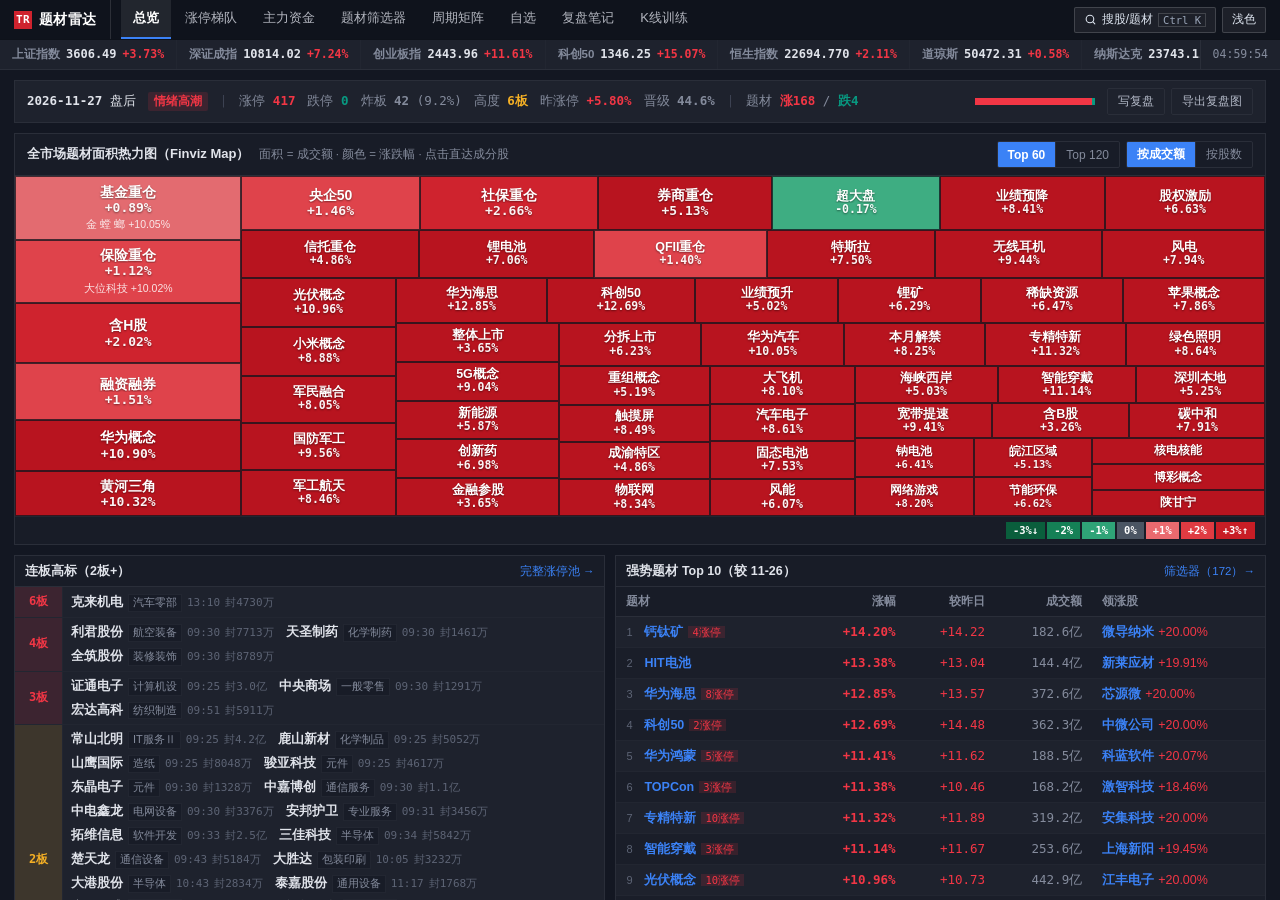
<file: site/index.html>
<!doctype html>
<html lang="zh-CN">
  <head>
    <meta charset="UTF-8" />
    <meta name="viewport" content="width=device-width, initial-scale=1.0, viewport-fit=cover" />
    <title>题材雷达 · 复盘工作台</title>
    <script type="module" crossorigin src="./assets/index-rDvF-MMZ.js"></script>
    <link rel="stylesheet" crossorigin href="./assets/index-BCDX8PZV.css">
  </head>
  <body>
    <div id="app"></div>
  </body>
</html>
</file>
<file: site/assets/index-BCDX8PZV.css>
.kpop[data-v-55f7fe6b]{position:fixed;top:0;right:0;bottom:0;left:0;background:#000000bd;-webkit-backdrop-filter:blur(6px);backdrop-filter:blur(6px);display:flex;align-items:center;justify-content:center;z-index:70;padding:14px}.kpop-in[data-v-55f7fe6b]{background:var(--panel);border:1px solid var(--line-bright);padding:18px 20px;width:min(720px,100%);box-shadow:0 24px 64px #000000bf}.kp-head[data-v-55f7fe6b]{display:flex;align-items:center;justify-content:space-between;gap:10px;flex-wrap:wrap;padding-bottom:12px;border-bottom:1px solid var(--line)}.kp-id[data-v-55f7fe6b]{display:flex;align-items:center;gap:10px}.kp-id b[data-v-55f7fe6b]{font-size:18px}.kp-ops[data-v-55f7fe6b]{display:flex;align-items:center;gap:8px}.sm-tabs button[data-v-55f7fe6b]{padding:4px 10px;font-size:12px}.kp-bar[data-v-55f7fe6b]{display:flex;gap:12px;flex-wrap:wrap;align-items:baseline;margin-top:10px;font-size:12.5px;color:var(--dim)}.kp-bar .dt[data-v-55f7fe6b]{color:var(--txt);font-weight:600}.kp-bar b[data-v-55f7fe6b]{font-weight:600;color:var(--txt)}.kp-bar b.up[data-v-55f7fe6b]{color:var(--up)}.kp-bar b.down[data-v-55f7fe6b]{color:var(--down)}.kp-bar .vol[data-v-55f7fe6b]{margin-left:auto}.ma-bar[data-v-55f7fe6b]{display:flex;gap:14px;margin-top:4px;font-size:11.5px}.ma5[data-v-55f7fe6b]{color:#f5b025}.ma10[data-v-55f7fe6b]{color:#a879ff}.ma20[data-v-55f7fe6b]{color:#3da5ff}.kchart[data-v-55f7fe6b]{width:100%;height:280px;display:block;margin:10px 0 8px}.kp-foot[data-v-55f7fe6b]{display:flex;justify-content:space-between;color:var(--dim2);font-size:11.5px}.fade-enter-active[data-v-55f7fe6b],.fade-leave-active[data-v-55f7fe6b]{transition:opacity .15s}.fade-enter-from[data-v-55f7fe6b],.fade-leave-to[data-v-55f7fe6b]{opacity:0}@media(max-width:640px){.kpop-in[data-v-55f7fe6b]{padding:14px}.kchart[data-v-55f7fe6b]{height:220px}.kp-bar .vol[data-v-55f7fe6b]{margin-left:0}}.gs-mask[data-v-dd05d25a]{position:fixed;top:0;right:0;bottom:0;left:0;background:#000000b8;-webkit-backdrop-filter:blur(6px);backdrop-filter:blur(6px);z-index:80;display:flex;align-items:flex-start;justify-content:center;padding:10vh 14px 20px}.gs-box[data-v-dd05d25a]{width:min(580px,100%);background:var(--panel);border:1px solid var(--line-bright);box-shadow:0 24px 64px #000000bf;overflow:hidden}.gs-input-row[data-v-dd05d25a]{display:flex;align-items:center;gap:10px;padding:12px 14px;border-bottom:1px solid var(--line);background:var(--bg-elev)}.gs-ico[data-v-dd05d25a]{width:17px;height:17px;color:var(--amber);flex:0 0 17px}.gs-input-row input[data-v-dd05d25a]{flex:1;background:transparent;border:0;color:var(--txt);font-size:15px;outline:none}.gs-esc[data-v-dd05d25a]{font-size:11px;color:var(--dim2);border:1px solid var(--line);padding:1px 6px}.gs-body[data-v-dd05d25a]{max-height:60vh;overflow-y:auto}.gs-sec[data-v-dd05d25a]{padding:6px 0;border-bottom:1px solid var(--line2)}.gs-sec[data-v-dd05d25a]:last-child{border-bottom:0}.gs-lbl[data-v-dd05d25a]{padding:4px 14px;font-size:11px;color:var(--dim2)}.gs-item[data-v-dd05d25a]{display:flex;align-items:center;gap:8px;padding:9px 14px;cursor:pointer;font-size:14px;transition:background .1s}.gs-item[data-v-dd05d25a]:hover{background:var(--panel-hover)}.gs-tag[data-v-dd05d25a]{font-size:10.5px;padding:1px 5px;font-weight:600}.gs-tag.th[data-v-dd05d25a]{color:var(--amber);background:var(--amber-dim)}.gs-tag.st[data-v-dd05d25a]{color:#3da5ff;background:#3da5ff24}.gs-cd[data-v-dd05d25a]{font-size:12px;color:var(--dim)}.gs-sub[data-v-dd05d25a]{font-size:12px;color:var(--dim2)}.gs-pct[data-v-dd05d25a]{margin-left:auto;font-size:13px;font-weight:600}.gs-empty[data-v-dd05d25a]{padding:32px 16px;text-align:center;color:var(--dim2);font-size:13px}.fade-enter-active[data-v-dd05d25a],.fade-leave-active[data-v-dd05d25a]{transition:opacity .14s}.fade-enter-from[data-v-dd05d25a],.fade-leave-to[data-v-dd05d25a]{opacity:0}.tm-wrap[data-v-09e903b8]{border:1px solid var(--line);background:var(--panel)}.tm-hd[data-v-09e903b8]{display:flex;align-items:center;gap:10px;flex-wrap:wrap;padding:7px 12px;border-bottom:1px solid var(--line);background:var(--bg-elev)}.tm-hd b[data-v-09e903b8]{font-size:13px;color:var(--txt)}.tm-sub[data-v-09e903b8]{font-size:11.5px;color:var(--dim)}.tm-ctrl[data-v-09e903b8]{margin-left:auto;display:flex;gap:6px}.tm-stage[data-v-09e903b8]{position:relative;width:100%;height:340px;background:#1a1e26;overflow:hidden;-webkit-user-select:none;user-select:none}.tm-tile[data-v-09e903b8]{position:absolute;border:1px solid rgba(15,20,28,.75);display:flex;align-items:center;justify-content:center;cursor:pointer;overflow:hidden;text-align:center;color:#fff;padding:2px;transition:filter .1s}.tm-tile[data-v-09e903b8]:hover{filter:brightness(1.14);z-index:3;border-color:#fff}.tm-in[data-v-09e903b8]{width:100%;overflow:hidden}.tm-nm[data-v-09e903b8]{font-weight:700;line-height:1.15;white-space:nowrap;overflow:hidden;text-overflow:ellipsis;text-shadow:0 1px 2px rgba(0,0,0,.45)}.tm-pct[data-v-09e903b8]{font-weight:600;opacity:.95;line-height:1.2;text-shadow:0 1px 2px rgba(0,0,0,.45)}.tm-lead[data-v-09e903b8]{font-size:10.5px;opacity:.85;margin-top:2px;white-space:nowrap;overflow:hidden;text-overflow:ellipsis}.tm-tip[data-v-09e903b8]{position:absolute;z-index:20;pointer-events:none;width:188px;background:var(--panel);color:var(--txt);border:1px solid var(--line-bright);padding:8px 10px;box-shadow:0 6px 20px #00000047;font-size:11.5px}.tt-hd[data-v-09e903b8]{display:flex;justify-content:space-between;align-items:baseline;padding-bottom:5px;margin-bottom:5px;border-bottom:1px solid var(--line2);font-family:var(--cjk);font-size:13px}.tt-row[data-v-09e903b8]{display:flex;justify-content:space-between;gap:8px;line-height:1.65}.tt-row span[data-v-09e903b8]{color:var(--dim);font-family:var(--cjk)}.tm-legend[data-v-09e903b8]{display:flex;justify-content:flex-end;gap:2px;padding:5px 10px;background:var(--bg-elev);border-top:1px solid var(--line2)}.tm-legend span[data-v-09e903b8]{font-size:10.5px;color:#fff;padding:1px 7px;font-weight:600}@media(max-width:760px){.tm-stage[data-v-09e903b8]{height:240px}.tm-sub[data-v-09e903b8]{display:none}}.fv-home[data-v-3ae25667]{max-width:1440px;margin:0 auto;padding:10px 14px 24px}.emo-bar[data-v-3ae25667]{display:flex;align-items:center;gap:12px;flex-wrap:wrap;padding:7px 12px;margin-bottom:10px;border:1px solid var(--line);background:var(--panel);font-size:12.5px}.eb-date[data-v-3ae25667]{color:var(--txt)}.eb-tag[data-v-3ae25667]{padding:1px 6px;border-radius:2px;font-size:11.5px;font-weight:700;font-family:var(--cjk);background:var(--bg-elev);color:var(--dim)}.eb-tag.up[data-v-3ae25667]{background:var(--up-bg);color:var(--up)}.eb-tag.down[data-v-3ae25667]{background:var(--down-bg);color:var(--down)}.eb-tag.amber[data-v-3ae25667]{background:var(--amber-dim);color:var(--amber)}.eb-sep[data-v-3ae25667]{color:var(--line-bright)}.eb-item[data-v-3ae25667]{color:var(--dim)}.eb-item.click[data-v-3ae25667]{cursor:pointer}.eb-item.click[data-v-3ae25667]:hover{color:var(--accent)}.eb-bar[data-v-3ae25667]{margin-left:auto;width:120px;height:7px;display:flex;background:var(--bg-elev);overflow:hidden}.eb-ops[data-v-3ae25667]{display:flex;gap:6px;align-items:center}.eb-bar i[data-v-3ae25667]{height:100%;display:block}.eb-bar i.up[data-v-3ae25667]{background:var(--up)}.eb-bar i.down[data-v-3ae25667]{background:var(--down)}.fv-grid[data-v-3ae25667]{display:grid;grid-template-columns:1fr 1.1fr;gap:10px;align-items:start}.col[data-v-3ae25667]{display:flex;flex-direction:column;gap:10px;min-width:0}.box[data-v-3ae25667]{border:1px solid var(--line);background:var(--panel);overflow:hidden}.bhd[data-v-3ae25667]{display:flex;align-items:center;justify-content:space-between;padding:6px 10px;border-bottom:1px solid var(--line);background:var(--bg-elev);font-size:12.5px}.bmore[data-v-3ae25667]{font-size:11.5px;color:var(--accent);font-weight:500}.bmore[data-v-3ae25667]:hover{text-decoration:underline}.bempty[data-v-3ae25667]{padding:20px;text-align:center;color:var(--dim);font-size:12.5px}.lad-r[data-v-3ae25667]{display:grid;grid-template-columns:48px 1fr;border-bottom:1px solid var(--line2)}.lad-r[data-v-3ae25667]:last-child{border-bottom:0}.lad-k[data-v-3ae25667]{display:flex;align-items:center;justify-content:center;font-size:12px;font-weight:700;color:var(--amber);background:var(--amber-dim);border-right:1px solid var(--line2);padding:6px 2px}.lad-k.hi[data-v-3ae25667]{color:var(--up);background:var(--up-bg)}.lad-v[data-v-3ae25667]{padding:5px 8px;display:flex;flex-wrap:wrap;gap:5px 12px;align-items:center}.lad-s[data-v-3ae25667]{display:inline-flex;align-items:baseline;gap:5px;font-size:12.5px;cursor:pointer}.lad-s:hover b[data-v-3ae25667]{color:var(--accent);text-decoration:underline}.lad-s .hy[data-v-3ae25667]{font-size:11px;color:var(--dim);background:var(--bg-elev);border:1px solid var(--line2);padding:0 4px}.lad-s .m[data-v-3ae25667]{font-size:11px;color:var(--dim2)}.rk[data-v-3ae25667]{display:inline-block;width:18px;color:var(--dim2);font-size:11px}.lnk-txt[data-v-3ae25667]{color:var(--accent);font-weight:600}.lnk-txt[data-v-3ae25667]:hover{text-decoration:underline}.zt-t[data-v-3ae25667]{margin-left:5px;font-size:10.5px;color:var(--up);background:var(--up-bg);padding:0 4px;font-family:var(--mono)}.st-links[data-v-3ae25667]{display:flex;gap:7px;flex-wrap:wrap}.lnk[data-v-3ae25667]{background:none;border:0;color:var(--accent);cursor:pointer;font-size:12px;font-weight:500;padding:0}.lnk[data-v-3ae25667]:hover{text-decoration:underline}.lnk i[data-v-3ae25667]{font-style:normal;font-size:10px;color:var(--up);margin-left:2px;font-family:var(--mono)}.sparks[data-v-3ae25667]{display:inline-flex;gap:2px;align-items:center}.sp[data-v-3ae25667]{width:15px;height:11px;display:inline-block}.sp0[data-v-3ae25667]{background:var(--line)}.sp-u1[data-v-3ae25667]{background:#e36b70}.sp-u2[data-v-3ae25667]{background:#cf232e}.sp-d1[data-v-3ae25667]{background:#3ead82}.sp-d2[data-v-3ae25667]{background:#0a7a4f}.g-mini[data-v-3ae25667]{display:grid;grid-template-columns:repeat(3,1fr)}.gm-cell[data-v-3ae25667]{padding:6px 10px;border-right:1px solid var(--line2);border-bottom:1px solid var(--line2);display:flex;justify-content:space-between;align-items:baseline;gap:6px;cursor:pointer;font-size:12px}.gm-cell[data-v-3ae25667]:hover{background:var(--panel-hover)}.gm-n[data-v-3ae25667]{color:var(--txt-soft);font-family:var(--cjk);overflow:hidden;text-overflow:ellipsis;white-space:nowrap}@media(max-width:1024px){.fv-grid[data-v-3ae25667]{grid-template-columns:1fr}}@media(max-width:640px){.fv-home[data-v-3ae25667]{padding:8px 8px 18px}.emo-bar[data-v-3ae25667]{padding:7px 9px;gap:6px 10px;font-size:11.5px}.eb-sep[data-v-3ae25667],.eb-bar[data-v-3ae25667]{display:none}.eb-ops[data-v-3ae25667]{margin-left:auto}.g-mini[data-v-3ae25667]{grid-template-columns:repeat(2,1fr)}}.ec-wrap[data-v-38e0746a]{border:1px solid var(--line);background:var(--panel);margin:10px 16px 0}.ec-hd[data-v-38e0746a]{display:flex;align-items:center;gap:12px;flex-wrap:wrap;padding:6px 12px;border-bottom:1px solid var(--line);background:var(--bg-elev);font-size:12.5px}.ec-cur[data-v-38e0746a]{display:flex;gap:12px;flex-wrap:wrap;margin-left:auto;font-size:12px;color:var(--dim)}.top-st[data-v-38e0746a]{font-family:var(--cjk);color:var(--txt-soft)}.ec-body[data-v-38e0746a]{padding:8px 12px 6px}.ec-svg[data-v-38e0746a]{width:100%;height:148px;display:block}.ec-leg[data-v-38e0746a]{display:flex;gap:14px;justify-content:flex-end;font-size:11px;color:var(--dim);margin-top:2px}.ec-leg i[data-v-38e0746a]{display:inline-block;width:10px;height:6px;margin-right:4px;vertical-align:middle}@media(max-width:760px){.ec-wrap[data-v-38e0746a]{margin:8px 10px 0}.ec-cur[data-v-38e0746a]{margin-left:0;gap:8px}.ec-svg[data-v-38e0746a]{height:120px}}.lu-hdr[data-v-dc0f83da]{padding:20px 26px 16px;border-bottom:1px solid var(--line);display:flex;flex-direction:column;gap:14px}.lu-title .k[data-v-dc0f83da]{font-family:var(--mono);font-size:11px;letter-spacing:.16em;color:var(--amber)}.lu-title h1[data-v-dc0f83da]{font-size:22px;font-weight:700;margin-top:3px;display:flex;align-items:baseline;gap:12px;flex-wrap:wrap}.lu-title .dt[data-v-dc0f83da]{font-size:13px;color:var(--dim);font-weight:500}.kpi-strip[data-v-dc0f83da]{display:grid;grid-template-columns:repeat(7,minmax(0,1fr));border:1px solid var(--line);background:var(--panel)}.kpi[data-v-dc0f83da]{padding:10px 14px;border-right:1px solid var(--line2);display:flex;flex-direction:column;gap:2px}.kpi[data-v-dc0f83da]:last-child{border-right:0}.kl[data-v-dc0f83da]{font-size:11.5px;color:var(--dim);font-family:var(--cjk)}.kpi b[data-v-dc0f83da]{font-size:19px;font-weight:700;color:var(--txt)}.kpi b.up[data-v-dc0f83da]{color:var(--up)}.kpi b.down[data-v-dc0f83da]{color:var(--down)}.kpi b.amber[data-v-dc0f83da]{color:var(--amber)}.prom-strip[data-v-dc0f83da]{display:flex;flex-wrap:wrap;gap:0;border:1px solid var(--line);background:var(--panel2)}.prom-item[data-v-dc0f83da]{flex:1 1 130px;display:flex;align-items:center;gap:7px;padding:7px 12px;border-right:1px solid var(--line2);font-size:12px}.prom-item[data-v-dc0f83da]:last-child{border-right:0}.prom-item .pl[data-v-dc0f83da]{color:var(--dim);font-family:var(--cjk);font-size:11.5px}.prom-item b[data-v-dc0f83da]{font-size:13.5px;font-weight:700;color:var(--txt)}.prom-item .psub[data-v-dc0f83da]{font-size:11px;color:var(--dim2)}.pbar[data-v-dc0f83da]{width:44px;height:5px;background:var(--line2);margin-left:auto;overflow:hidden}.pbar i[data-v-dc0f83da]{display:block;height:100%;background:var(--accent)}.pbar i.up[data-v-dc0f83da]{background:var(--up)}.tbl-scroll[data-v-dc0f83da]{overflow-x:auto;-webkit-overflow-scrolling:touch}.lu-bar[data-v-dc0f83da]{display:flex;align-items:center;gap:12px;flex-wrap:wrap;padding:12px 26px;border-bottom:1px solid var(--line);background:var(--bg-elev)}.tcnt[data-v-dc0f83da]{font-size:11.5px;opacity:.75;margin-left:3px}.search-wrap[data-v-dc0f83da]{position:relative;width:240px;margin-left:auto}.s-ico[data-v-dc0f83da]{position:absolute;left:10px;top:50%;transform:translateY(-50%);width:14px;height:14px;color:var(--dim2);pointer-events:none}.search[data-v-dc0f83da]{width:100%;padding:7px 26px 7px 32px;font-size:13px;background:var(--panel);border:1px solid var(--line);border-radius:6px;color:var(--txt);outline:none}.search[data-v-dc0f83da]:focus{border-color:var(--amber)}.s-clear[data-v-dc0f83da]{position:absolute;right:8px;top:50%;transform:translateY(-50%);background:none;border:0;color:var(--dim);cursor:pointer;font-size:15px}.sk-pad[data-v-dc0f83da]{padding:18px 26px}.ladder-wrap[data-v-dc0f83da]{padding:16px 26px 28px;display:flex;flex-direction:column;gap:14px}.tier[data-v-dc0f83da]{border:1px solid var(--line);background:var(--panel);display:grid;grid-template-columns:116px 1fr}.tier-head[data-v-dc0f83da]{padding:14px 12px;border-right:1px solid var(--line);background:var(--bg-elev);display:flex;flex-direction:column;align-items:center;justify-content:center;gap:4px}.tier-head.high[data-v-dc0f83da]{background:#ff4d5724;border-right-color:var(--up-border)}.tier-head.mid[data-v-dc0f83da]{background:#f5b0251a;border-right-color:#f5b0254d}.tier-badge[data-v-dc0f83da]{font-size:16px;font-weight:700;color:var(--txt)}.tier-head.high .tier-badge[data-v-dc0f83da]{color:var(--up)}.tier-head.mid .tier-badge[data-v-dc0f83da]{color:var(--amber)}.tier-cnt[data-v-dc0f83da]{font-size:11.5px;color:var(--dim)}.tier-grid[data-v-dc0f83da]{display:grid;grid-template-columns:repeat(auto-fill,minmax(250px,1fr));gap:1px;background:var(--line2)}.st-card[data-v-dc0f83da]{background:var(--panel);padding:10px 12px;display:flex;flex-direction:column;gap:5px;transition:background .12s}.st-card[data-v-dc0f83da]:hover{background:var(--panel-hover)}.st-top[data-v-dc0f83da]{display:flex;align-items:baseline;gap:6px}.st-nm[data-v-dc0f83da]{font-size:14.5px;font-weight:600;color:var(--txt)}.st-cd[data-v-dc0f83da]{font-size:11.5px;color:var(--dim2)}.st-stat[data-v-dc0f83da]{font-size:11px;color:var(--amber);background:var(--amber-dim);padding:0 5px;border-radius:3px}.st-pct[data-v-dc0f83da]{margin-left:auto;font-size:13px;font-weight:700}.st-meta[data-v-dc0f83da]{display:flex;align-items:center;gap:8px;flex-wrap:wrap;font-size:11.5px;color:var(--dim)}.hy[data-v-dc0f83da]{color:var(--txt-soft);background:#ffffff0a;border:1px solid var(--line);padding:0 6px;border-radius:3px;font-family:var(--cjk);font-size:11.5px}.zb-tag[data-v-dc0f83da]{color:var(--amber)}.st-cat[data-v-dc0f83da]{font-size:11px;color:var(--dim);border-top:1px dashed var(--line2);padding-top:3px;white-space:nowrap;overflow:hidden;text-overflow:ellipsis}.st-cat a[data-v-dc0f83da]{color:var(--accent)}.news-wrap[data-v-dc0f83da]{padding:10px 16px 24px}.news-list[data-v-dc0f83da]{border:1px solid var(--line);background:var(--panel)}.nw-row[data-v-dc0f83da]{display:flex;gap:12px;align-items:baseline;padding:7px 12px;border-bottom:1px solid var(--line2);font-size:12.5px}.nw-row[data-v-dc0f83da]:last-child{border-bottom:0}.nw-tm[data-v-dc0f83da]{color:var(--dim2);font-size:11.5px;flex:0 0 auto}.nw-txt[data-v-dc0f83da]{color:var(--txt);line-height:1.5}a.nw-txt[data-v-dc0f83da]:hover{color:var(--accent);text-decoration:underline}.theme-wrap[data-v-dc0f83da]{padding:14px 26px 28px}.tg-list[data-v-dc0f83da]{border:1px solid var(--line)}.tg-row[data-v-dc0f83da]{display:grid;grid-template-columns:240px 1fr;gap:14px;padding:12px 14px;border-bottom:1px solid var(--line2);background:var(--panel);align-items:start}.tg-row[data-v-dc0f83da]:last-child{border-bottom:0}.tg-row[data-v-dc0f83da]:hover{background:var(--panel-hover)}.tg-head[data-v-dc0f83da]{display:flex;align-items:center;gap:8px;flex-wrap:wrap}.tg-idx[data-v-dc0f83da]{font-size:12px;color:var(--dim2)}.tg-name[data-v-dc0f83da]{font-size:15px;color:var(--txt)}.tg-max[data-v-dc0f83da]{font-size:11.5px;color:var(--amber)}.tg-sub[data-v-dc0f83da]{margin-top:6px;display:flex;gap:12px;font-size:11.5px;color:var(--dim)}.tg-stocks[data-v-dc0f83da]{display:flex;flex-wrap:wrap;gap:6px}.tg-chip[data-v-dc0f83da]{display:inline-flex;align-items:center;gap:6px;padding:4px 8px;background:var(--bg-elev);border:1px solid var(--line);font-size:12.5px}.tg-chip .lbc[data-v-dc0f83da]{font-size:11px;font-weight:700;padding:0 4px;background:var(--line2);color:var(--dim)}.tg-chip .lbc.hot[data-v-dc0f83da]{background:var(--up-bg);color:var(--up)}.tg-chip .nm[data-v-dc0f83da]{font-weight:600;color:var(--txt)}.tg-chip .tm[data-v-dc0f83da],.tg-chip .fd[data-v-dc0f83da]{font-size:11.5px;color:var(--dim)}@media(max-width:900px){.lu-hdr[data-v-dc0f83da]{padding:14px 12px 12px}.kpi-strip[data-v-dc0f83da]{grid-template-columns:repeat(3,1fr)}.kpi[data-v-dc0f83da]{border-bottom:1px solid var(--line2);padding:8px 10px}.kpi b[data-v-dc0f83da]{font-size:16px}.prom-item[data-v-dc0f83da]{flex:1 1 48%;border-bottom:1px solid var(--line2);padding:6px 8px}.pbar[data-v-dc0f83da]{display:none}.lu-bar[data-v-dc0f83da]{padding:10px 12px}.search-wrap[data-v-dc0f83da]{width:100%;margin-left:0}.ladder-wrap[data-v-dc0f83da]{padding:12px 14px 24px}.tier[data-v-dc0f83da]{grid-template-columns:1fr}.tier-head[data-v-dc0f83da]{flex-direction:row;justify-content:space-between;padding:8px 12px;border-right:0;border-bottom:1px solid var(--line)}.theme-wrap[data-v-dc0f83da]{padding:12px 14px 24px}.tg-row[data-v-dc0f83da]{grid-template-columns:1fr;gap:10px}}.fl-hdr[data-v-31747404]{padding:20px 26px 16px;border-bottom:1px solid var(--line);display:flex;align-items:flex-end;justify-content:space-between;gap:14px;flex-wrap:wrap}.fl-hdr .k[data-v-31747404]{font-family:var(--mono);font-size:11px;letter-spacing:.16em;color:var(--amber)}.fl-hdr h1[data-v-31747404]{font-size:22px;font-weight:700;margin-top:3px;display:flex;align-items:baseline;gap:10px;flex-wrap:wrap}.fl-hdr .dt[data-v-31747404]{font-size:13px;color:var(--dim);font-weight:500}.sk-pad[data-v-31747404]{padding:18px 26px}.flow-grid[data-v-31747404]{padding:16px 26px 28px;display:grid;grid-template-columns:1fr 1fr;gap:14px;align-items:start}.panel-box[data-v-31747404]{border:1px solid var(--line);background:var(--panel);overflow:hidden}.pb-hd[data-v-31747404]{display:flex;align-items:center;justify-content:space-between;padding:10px 14px;border-bottom:1px solid var(--line);background:var(--bg-elev)}.pb-hd h2[data-v-31747404]{font-size:14.5px;font-weight:700}.pb-sub[data-v-31747404]{font-size:11.5px;color:var(--dim2)}.ftbl[data-v-31747404]{width:100%;border-collapse:collapse}.ftbl thead th[data-v-31747404]{position:static;padding:8px 10px;font-size:11.5px;background:var(--bg-elev)}.ftbl tbody td[data-v-31747404]{padding:9px 10px;font-size:13px;border-bottom:1px solid var(--line2)}.ftbl tbody tr:last-child td[data-v-31747404]{border-bottom:0}.exp-ic[data-v-31747404]{display:inline-block;width:12px;color:var(--dim2);font-size:11px}.stags[data-v-31747404]{display:inline-flex;gap:3px;margin-left:6px;vertical-align:middle}.stag[data-v-31747404]{display:inline-block;padding:0 4px;font-size:10px;font-style:normal;font-weight:700;border-radius:2px;line-height:1.5;font-family:var(--cjk)}.tg-inst[data-v-31747404]{background:var(--up-bg);color:var(--up)}.tg-north[data-v-31747404]{background:var(--accent-bg);color:var(--accent)}.tg-lasa[data-v-31747404]{background:var(--down-bg);color:var(--down)}.tg-quant[data-v-31747404]{background:var(--amber-dim);color:var(--amber)}.tg-yz[data-v-31747404]{background:var(--bg-elev);color:var(--dim);border:1px solid var(--line)}.seat-tr:hover td[data-v-31747404]{background:var(--panel2)!important}.seat-td[data-v-31747404]{padding:0!important;background:var(--panel2)!important;cursor:default}.seat-list[data-v-31747404]{padding:6px 12px 8px 22px;display:flex;flex-direction:column;gap:6px}.seat-grp[data-v-31747404]{display:flex;flex-direction:column;gap:3px}.sell-grp[data-v-31747404]{padding-top:5px;border-top:1px solid var(--line)}.seat-row[data-v-31747404]{display:flex;align-items:center;gap:8px;font-size:12px;padding:3px 0;border-bottom:1px dashed var(--line2)}.seat-row[data-v-31747404]:last-child{border-bottom:0}.s-rk[data-v-31747404]{font-size:11px;font-weight:700;flex:0 0 28px}.s-nm[data-v-31747404]{color:var(--txt);font-family:var(--cjk);flex:1;overflow:hidden;text-overflow:ellipsis;white-space:nowrap}.s-buy[data-v-31747404],.s-sell[data-v-31747404],.s-net[data-v-31747404]{font-size:11.5px;flex:0 0 auto}.rk[data-v-31747404]{display:inline-block;width:20px;color:var(--dim2);font-size:11.5px}.st-link[data-v-31747404]{background:none;border:0;color:var(--amber);cursor:pointer;font-size:12.5px;padding:0;text-align:left}.st-link[data-v-31747404]:hover{text-decoration:underline}.rsn[data-v-31747404]{max-width:170px;overflow:hidden;text-overflow:ellipsis;color:var(--dim);font-size:11.5px!important}.global-wrap[data-v-31747404]{padding:16px 26px 28px}.g-note[data-v-31747404]{font-size:13px;color:var(--dim);margin-bottom:14px}.g-grid[data-v-31747404]{display:grid;grid-template-columns:repeat(3,minmax(0,1fr));gap:12px}.g-card[data-v-31747404]{border:1px solid var(--line);background:var(--panel);padding:14px 16px;display:flex;flex-direction:column;gap:12px}.g-top[data-v-31747404]{display:flex;justify-content:space-between;align-items:flex-start;gap:10px}.g-sec[data-v-31747404]{font-size:11.5px;color:var(--amber);margin-bottom:2px}.g-nm[data-v-31747404]{font-size:15px;color:var(--txt)}.g-right[data-v-31747404]{text-align:right;display:flex;flex-direction:column;align-items:flex-end;gap:4px}.g-px[data-v-31747404]{font-size:14px;color:var(--txt-soft)}.g-map[data-v-31747404]{display:flex;align-items:center;gap:6px;flex-wrap:wrap;padding-top:10px;border-top:1px solid var(--line2)}.g-lbl[data-v-31747404]{font-size:11.5px;color:var(--dim2)}.g-tag[data-v-31747404]{font-size:12px;color:var(--txt-soft);background:var(--bg-elev);border:1px solid var(--line);padding:2px 8px;transition:border-color .15s,color .15s}.g-tag[data-v-31747404]:hover{border-color:var(--amber);color:var(--amber)}@media(max-width:1024px){.flow-grid[data-v-31747404]{grid-template-columns:1fr}.g-grid[data-v-31747404]{grid-template-columns:repeat(2,1fr)}}@media(max-width:640px){.fl-hdr[data-v-31747404]{padding:14px 14px 12px}.flow-grid[data-v-31747404],.global-wrap[data-v-31747404]{padding:12px 14px 24px}.g-grid[data-v-31747404]{grid-template-columns:1fr}.ftbl thead th[data-v-31747404],.ftbl tbody td[data-v-31747404]{padding:8px 6px;font-size:12px}}.toolbar[data-v-8d8f0599]{display:flex;gap:10px;align-items:center;flex-wrap:wrap;padding:8px 16px;border-bottom:1px solid var(--line);background:var(--bg-elev)}.search[data-v-8d8f0599]{width:210px;padding:4px 8px;font-size:12.5px;background:var(--panel);border:1px solid var(--line);color:var(--txt);outline:none}.search[data-v-8d8f0599]:focus{border-color:var(--accent)}.hint[data-v-8d8f0599]{margin-left:auto;font-size:11.5px;color:var(--dim2)}.star[data-v-8d8f0599]{text-align:center;color:var(--dim2);font-size:14px;-webkit-user-select:none;user-select:none}.star span.on[data-v-8d8f0599]{color:var(--amber)}tr.watched td[data-v-8d8f0599]{background:var(--amber-dim)!important}th[data-v-8d8f0599]{cursor:pointer;-webkit-user-select:none;user-select:none}th[data-v-8d8f0599]:hover{color:var(--txt)}th .s[data-v-8d8f0599]{color:var(--accent);margin-left:2px;font-style:normal}.lead-lnk[data-v-8d8f0599]{color:var(--accent);font-weight:500}.lead-lnk[data-v-8d8f0599]:hover{text-decoration:underline}.tree-wrap[data-v-8d8f0599]{padding:10px 14px 24px;display:flex;flex-direction:column;gap:10px}.tr-group[data-v-8d8f0599]{border:1px solid var(--line);background:var(--panel)}.tg-hd[data-v-8d8f0599]{display:flex;align-items:center;gap:12px;flex-wrap:wrap;padding:6px 10px;border-bottom:1px solid var(--line);background:var(--bg-elev);font-size:12px}.tg-nm[data-v-8d8f0599]{font-family:var(--cjk);font-size:13px;color:var(--txt)}.tg-grid[data-v-8d8f0599]{display:grid;grid-template-columns:repeat(auto-fill,minmax(195px,1fr));gap:1px;background:var(--line2)}.tg-item[data-v-8d8f0599]{background:var(--panel);padding:6px 10px;cursor:pointer;display:flex;align-items:center;gap:6px;font-size:12.5px}.tg-item[data-v-8d8f0599]:hover{background:var(--panel-hover)}.ti-nm[data-v-8d8f0599]{color:var(--accent);font-weight:600;white-space:nowrap;overflow:hidden;text-overflow:ellipsis}.ti-zt[data-v-8d8f0599]{font-size:10px;color:var(--up);background:var(--up-bg);padding:0 4px}@media(max-width:780px){.toolbar[data-v-8d8f0599]{padding:8px 10px}.search[data-v-8d8f0599]{width:100%}}.sk-detail[data-v-66c984f4]{padding:20px 28px}.sk-stats[data-v-66c984f4]{display:grid;grid-template-columns:repeat(4,1fr);gap:12px;margin-bottom:18px}.toolbar2[data-v-66c984f4]{display:flex;align-items:center;gap:12px;flex-wrap:wrap;padding:12px 16px;border-bottom:1px solid var(--line);background:var(--bg-elev)}.search-wrap[data-v-66c984f4]{position:relative;width:220px}.s-ico[data-v-66c984f4]{position:absolute;left:11px;top:50%;transform:translateY(-50%);width:15px;height:15px;color:var(--dim2);pointer-events:none}.search[data-v-66c984f4]{width:100%;padding:8px 28px 8px 34px;font-size:13.5px;background:var(--panel);border:1px solid var(--line);border-radius:var(--radius-md);color:var(--txt);outline:none}.search[data-v-66c984f4]:focus{border-color:var(--amber)}.s-clear[data-v-66c984f4]{position:absolute;right:8px;top:50%;transform:translateY(-50%);background:none;border:0;color:var(--dim);cursor:pointer;font-size:16px}.tl[data-v-66c984f4]{color:var(--dim);font-size:12.5px;margin-left:auto}.code-td[data-v-66c984f4]{color:var(--dim);font-family:var(--mono)!important;font-size:13px}.st-name[data-v-66c984f4]{font-weight:600;color:var(--txt)}.top-tag[data-v-66c984f4]{margin-left:8px;font-size:11px;font-weight:700;color:var(--amber);background:var(--amber-dim);border:1px solid rgba(245,176,37,.35);padding:1px 6px;border-radius:4px}.dim-num[data-v-66c984f4]{color:var(--txt-soft)}.hist-box[data-v-66c984f4]{margin-top:10px;border:1px solid var(--line);background:var(--bg-elev);padding:8px 10px}.hb-hd[data-v-66c984f4]{display:flex;gap:14px;align-items:baseline;flex-wrap:wrap;font-size:11.5px;color:var(--dim);margin-bottom:6px}.hb-hd b[data-v-66c984f4]{color:var(--txt)}.hb-hd b.up[data-v-66c984f4]{color:var(--up)}.hb-hd b.down[data-v-66c984f4]{color:var(--down)}.hb-hov[data-v-66c984f4]{margin-left:auto}.hb-bars[data-v-66c984f4]{display:flex;gap:3px;height:54px;align-items:stretch}.hb-col[data-v-66c984f4]{flex:1;display:flex;flex-direction:column;cursor:crosshair}.hb-col[data-v-66c984f4]:hover{background:var(--panel-hover)}.hb-top[data-v-66c984f4]{flex:1;display:flex;align-items:flex-end;border-bottom:1px solid var(--line)}.hb-bot[data-v-66c984f4]{flex:1;display:flex;align-items:flex-start}.hb-top i[data-v-66c984f4],.hb-bot i[data-v-66c984f4]{width:100%;display:block}.hb-top i.up[data-v-66c984f4]{background:var(--up)}.hb-bot i.down[data-v-66c984f4]{background:var(--down)}tbody tr.hl td[data-v-66c984f4]{background:#f5b0250d}.kpop[data-v-66c984f4]{position:fixed;top:0;right:0;bottom:0;left:0;background:#000000b8;-webkit-backdrop-filter:blur(6px);backdrop-filter:blur(6px);display:flex;align-items:center;justify-content:center;z-index:60;padding:16px}.kpop-in[data-v-66c984f4]{background:var(--panel);border:1px solid var(--line-bright);border-radius:var(--radius-lg);padding:20px;width:min(680px,100%);box-shadow:0 24px 64px #000000b3}.kp-head[data-v-66c984f4]{display:flex;align-items:center;gap:12px;flex-wrap:wrap;padding-bottom:14px;border-bottom:1px solid var(--line)}.kp-head b[data-v-66c984f4]{font-size:18px}.kp-hover[data-v-66c984f4]{display:flex;gap:14px;flex-wrap:wrap;margin-top:12px;font-size:12.5px;color:var(--txt-soft)}.kp-hover.dim[data-v-66c984f4]{color:var(--dim2)}.kchart[data-v-66c984f4]{width:100%;height:230px;display:block;margin:10px 0 8px}.kp-foot[data-v-66c984f4]{display:flex;justify-content:space-between;color:var(--dim2);font-size:12px}.fade-enter-active[data-v-66c984f4],.fade-leave-active[data-v-66c984f4]{transition:opacity .16s var(--ease)}.fade-enter-from[data-v-66c984f4],.fade-leave-to[data-v-66c984f4]{opacity:0}@media(max-width:900px){.sk-detail[data-v-66c984f4]{padding:14px 16px}.sk-stats[data-v-66c984f4]{grid-template-columns:repeat(2,1fr)}.toolbar2[data-v-66c984f4]{padding:12px 16px}.search-wrap[data-v-66c984f4]{width:100%}.kchart[data-v-66c984f4]{height:180px}}.cy-bar[data-v-73c5f8c2]{display:flex;align-items:center;gap:10px;flex-wrap:wrap;padding:10px 16px;border-bottom:1px solid var(--line);background:var(--bg-elev)}.phase-bar[data-v-73c5f8c2]{display:flex;flex-wrap:wrap;gap:4px}.ph-btn[data-v-73c5f8c2]{padding:3px 8px;font-size:11.5px;border:1px solid var(--line);background:var(--panel);color:var(--txt-soft);cursor:pointer;border-radius:2px}.ph-btn[data-v-73c5f8c2]:hover{border-color:var(--line-bright);color:var(--txt)}.ph-btn.on[data-v-73c5f8c2]{background:var(--accent);border-color:var(--accent);color:#fff;font-weight:600}.ph-btn.climax.on[data-v-73c5f8c2]{background:var(--up);border-color:var(--up)}.ph-btn.fade.on[data-v-73c5f8c2]{background:var(--down);border-color:var(--down)}.ph-btn.diverge.on[data-v-73c5f8c2]{background:var(--amber);border-color:var(--amber)}.ph-dot[data-v-73c5f8c2]{display:inline-flex;align-items:center;justify-content:center;width:16px;height:16px;flex:0 0 16px;margin-right:4px;font-size:10px;font-weight:700;border-radius:2px;background:var(--bg-elev);color:var(--dim)}.ph-dot.climax[data-v-73c5f8c2]{background:var(--up);color:#fff}.ph-dot.ferment[data-v-73c5f8c2]{background:var(--up-bg);color:var(--up)}.ph-dot.start[data-v-73c5f8c2]{background:var(--accent-bg);color:var(--accent)}.ph-dot.diverge[data-v-73c5f8c2]{background:var(--amber-dim);color:var(--amber)}.ph-dot.fade[data-v-73c5f8c2]{background:var(--down-bg);color:var(--down)}.search-wrap[data-v-73c5f8c2]{position:relative;width:220px}.s-ico[data-v-73c5f8c2]{position:absolute;left:11px;top:50%;transform:translateY(-50%);width:15px;height:15px;color:var(--dim2);pointer-events:none}.search[data-v-73c5f8c2]{width:100%;padding:8px 28px 8px 34px;font-size:13.5px;background:var(--panel);border:1px solid var(--line);border-radius:var(--radius-md);color:var(--txt);outline:none}.search[data-v-73c5f8c2]:focus{border-color:var(--amber)}.s-clear[data-v-73c5f8c2]{position:absolute;right:8px;top:50%;transform:translateY(-50%);background:none;border:0;color:var(--dim);cursor:pointer;font-size:16px}.daypop[data-v-73c5f8c2]{position:fixed;top:0;right:0;bottom:0;left:0;background:#000000ad;-webkit-backdrop-filter:blur(6px);backdrop-filter:blur(6px);display:flex;align-items:center;justify-content:center;z-index:50;padding:16px}.daypop-in[data-v-73c5f8c2]{background:var(--panel);border:1px solid var(--line-bright);border-radius:var(--radius-lg);padding:20px;width:min(360px,100%);box-shadow:0 24px 60px #000000a6}.dp-head[data-v-73c5f8c2]{display:flex;align-items:center;justify-content:space-between;gap:12px;padding-bottom:14px;border-bottom:1px solid var(--line)}.dp-head b[data-v-73c5f8c2]{font-size:17px}.dp-date[data-v-73c5f8c2]{font-size:12px;color:var(--dim);margin-top:2px}.dp-body[data-v-73c5f8c2]{padding:16px 0;display:grid;grid-template-columns:1fr 1fr;gap:12px}.dp-metric[data-v-73c5f8c2]{background:var(--bg-elev);border:1px solid var(--line2);border-radius:10px;padding:10px 12px}.dp-metric span[data-v-73c5f8c2]{display:block;font-size:12px;color:var(--dim)}.dp-metric b[data-v-73c5f8c2]{display:block;font-size:18px;margin-top:4px;color:var(--txt)}.dp-ops[data-v-73c5f8c2]{display:flex;gap:10px}.dp-ops .btn[data-v-73c5f8c2]:first-child{flex:1}.fade-enter-active[data-v-73c5f8c2],.fade-leave-active[data-v-73c5f8c2]{transition:opacity .16s var(--ease)}.fade-enter-from[data-v-73c5f8c2],.fade-leave-to[data-v-73c5f8c2]{opacity:0}@media(max-width:900px){.cy-bar[data-v-73c5f8c2]{padding:12px 16px}.search-wrap[data-v-73c5f8c2]{width:100%}}.wt-hdr[data-v-8b9a650c]{padding:20px 26px 16px;border-bottom:1px solid var(--line);display:flex;align-items:flex-end;justify-content:space-between;gap:14px;flex-wrap:wrap}.wt-hdr .k[data-v-8b9a650c]{font-family:var(--mono);font-size:11px;letter-spacing:.16em;color:var(--amber)}.wt-hdr h1[data-v-8b9a650c]{font-size:22px;font-weight:700;margin-top:3px}.wt-ops[data-v-8b9a650c]{display:flex;align-items:center;gap:8px;flex-wrap:wrap}.tcnt[data-v-8b9a650c]{font-size:11.5px;opacity:.75;margin-left:3px}.add-bar[data-v-8b9a650c]{display:flex;gap:8px;flex-wrap:wrap;padding:12px 26px;border-bottom:1px solid var(--line);background:var(--bg-elev)}.add-bar input[data-v-8b9a650c]{width:300px;max-width:100%;padding:7px 12px;font-size:13px;background:var(--panel);border:1px solid var(--line);color:var(--txt);outline:none}.add-bar input[data-v-8b9a650c]:focus{border-color:var(--amber)}.dim[data-v-8b9a650c]{color:var(--dim)}.amber[data-v-8b9a650c]{color:var(--amber)}.zt-b[data-v-8b9a650c]{margin-left:6px;font-size:10.5px;color:var(--up);background:var(--up-bg);padding:0 5px;font-family:var(--mono)}.del-btn[data-v-8b9a650c]{background:none;border:1px solid var(--line);color:var(--dim);padding:3px 9px;font-size:12px;cursor:pointer}.del-btn[data-v-8b9a650c]:hover{color:var(--up);border-color:var(--up-border)}@media(max-width:640px){.wt-hdr[data-v-8b9a650c]{padding:14px 14px 12px}.add-bar[data-v-8b9a650c]{padding:10px 14px}.add-bar input[data-v-8b9a650c]{width:100%}}.tr-main[data-v-beb8da8a]{max-width:1120px;margin:12px auto 24px;padding:0 14px}.tr-bar[data-v-beb8da8a]{display:flex;gap:16px;flex-wrap:wrap;align-items:center;padding:8px 12px;border:1px solid var(--line);background:var(--panel);font-size:12.5px;color:var(--dim)}.tr-bar b[data-v-beb8da8a]{color:var(--txt)}.tr-bar b.up[data-v-beb8da8a]{color:var(--up)}.tr-bar b.down[data-v-beb8da8a]{color:var(--down)}.oh-bar[data-v-beb8da8a]{display:flex;gap:12px;flex-wrap:wrap;align-items:baseline;padding:6px 12px;border:1px solid var(--line);border-top:0;background:var(--bg-elev);font-size:12px;color:var(--dim)}.oh-bar b[data-v-beb8da8a]{color:var(--txt)}.ma5[data-v-beb8da8a]{color:#d98800;margin-left:auto}.ma10[data-v-beb8da8a]{color:#7c52d9}.ma20[data-v-beb8da8a]{color:#1a6fd4}.tr-svg[data-v-beb8da8a]{width:100%;height:340px;display:block;border:1px solid var(--line);border-top:0;background:var(--panel)}.tr-ops[data-v-beb8da8a]{display:flex;gap:8px;flex-wrap:wrap;padding:10px 12px;border:1px solid var(--line);border-top:0;background:var(--bg-elev)}.buy-btn[data-v-beb8da8a]{background:var(--up);color:#fff}.sell-btn[data-v-beb8da8a]{background:var(--down);color:#fff}.tr-res[data-v-beb8da8a]{display:flex;align-items:center;justify-content:space-between;gap:12px;flex-wrap:wrap;padding:12px 14px;border:1px solid var(--line);border-top:0;background:var(--panel)}.res-line[data-v-beb8da8a]{display:flex;gap:16px;flex-wrap:wrap;font-size:13px;color:var(--dim)}.res-line b[data-v-beb8da8a]{color:var(--txt)}.res-line b.up[data-v-beb8da8a]{color:var(--up)}.res-line b.down[data-v-beb8da8a]{color:var(--down)}@media(max-width:640px){.tr-svg[data-v-beb8da8a]{height:240px}.tr-ops .btn[data-v-beb8da8a]{flex:1}}.jn-sub[data-v-d15c7c44]{font-size:12px;color:var(--dim)}.file-btn[data-v-d15c7c44]{cursor:pointer}.jn-body[data-v-d15c7c44]{display:grid;grid-template-columns:270px 1fr;min-height:calc(100vh - 150px)}.jn-side[data-v-d15c7c44]{border-right:1px solid var(--line);background:var(--panel);display:flex;flex-direction:column}.side-top[data-v-d15c7c44]{padding:10px 12px;border-bottom:1px solid var(--line);display:flex;gap:6px;align-items:center;background:var(--bg-elev)}.date-inp[data-v-d15c7c44]{flex:1;padding:4px 8px;border:1px solid var(--line);background:var(--panel);color:var(--txt);font-size:12.5px;border-radius:2px}.day-list[data-v-d15c7c44]{overflow-y:auto;max-height:calc(100vh - 200px)}.day-row[data-v-d15c7c44]{padding:9px 12px;border-bottom:1px solid var(--line2);cursor:pointer}.day-row[data-v-d15c7c44]:hover{background:var(--panel-hover)}.day-row.on[data-v-d15c7c44]{background:var(--accent-bg);border-left:3px solid var(--accent);padding-left:9px}.d-top[data-v-d15c7c44]{display:flex;align-items:center;gap:6px;font-size:12.5px}.dot[data-v-d15c7c44]{width:6px;height:6px;border-radius:50%;background:var(--line-bright);flex:0 0 6px}.dot.on[data-v-d15c7c44]{background:var(--accent)}.d-zt[data-v-d15c7c44]{margin-left:auto;font-size:11.5px;font-weight:600}.d-meta[data-v-d15c7c44]{display:flex;gap:8px;margin-top:3px;font-size:11px;color:var(--dim)}.d-topst[data-v-d15c7c44]{color:var(--txt-soft);font-family:var(--cjk)}.d-preview[data-v-d15c7c44]{margin-top:4px;font-size:11.5px;color:var(--dim);white-space:nowrap;overflow:hidden;text-overflow:ellipsis}.jn-main[data-v-d15c7c44]{padding:14px 18px 28px;display:flex;flex-direction:column;gap:12px}.ctx-bar[data-v-d15c7c44]{display:flex;flex-wrap:wrap;gap:14px;align-items:center;padding:8px 12px;border:1px solid var(--line);background:var(--panel);font-size:12px;color:var(--dim)}.ctx-bar b[data-v-d15c7c44]{color:var(--txt);margin-left:3px}.ctx-bar b.up[data-v-d15c7c44]{color:var(--up)}.ctx-bar b.down[data-v-d15c7c44]{color:var(--down)}.ctx-bar b.amber[data-v-d15c7c44]{color:var(--amber)}.ctx-dt[data-v-d15c7c44]{font-weight:700;color:var(--txt);padding-right:10px;border-right:1px solid var(--line)}.tag-bar[data-v-d15c7c44]{display:flex;flex-wrap:wrap;gap:6px;align-items:center}.tl[data-v-d15c7c44]{font-size:12px;color:var(--dim)}.tag-btn[data-v-d15c7c44]{padding:3px 9px;font-size:12px;border:1px solid var(--line);background:var(--panel);color:var(--txt-soft);cursor:pointer;border-radius:2px}.tag-btn[data-v-d15c7c44]:hover{border-color:var(--accent);color:var(--accent)}.tag-btn.on[data-v-d15c7c44]{background:var(--accent);border-color:var(--accent);color:#fff;font-weight:600}.save-ind[data-v-d15c7c44]{margin-left:auto;font-size:11.5px;color:var(--down)}.fields[data-v-d15c7c44]{display:flex;flex-direction:column;gap:12px}.field[data-v-d15c7c44]{display:flex;flex-direction:column;gap:5px}.field label[data-v-d15c7c44]{font-size:12.5px;font-weight:700;color:var(--txt)}.field textarea[data-v-d15c7c44]{width:100%;padding:9px 11px;border:1px solid var(--line);background:var(--panel);color:var(--txt);border-radius:2px;line-height:1.6;resize:vertical;outline:none}.field textarea[data-v-d15c7c44]:focus{border-color:var(--accent)}.jn-actions[data-v-d15c7c44]{display:flex;gap:8px;flex-wrap:wrap}@media(max-width:900px){.jn-body[data-v-d15c7c44]{grid-template-columns:1fr}.jn-side[data-v-d15c7c44]{border-right:0;border-bottom:1px solid var(--line)}.day-list[data-v-d15c7c44]{display:flex;overflow-x:auto;max-height:none;-webkit-overflow-scrolling:touch}.day-row[data-v-d15c7c44]{flex:0 0 156px;border-bottom:0;border-right:1px solid var(--line2)}.jn-main[data-v-d15c7c44]{padding:12px}.jn-sub[data-v-d15c7c44]{display:none}}*{box-sizing:border-box;margin:0;padding:0}:root,[data-theme=light]{--bg: #f2f4f7;--bg-elev: #eef1f5;--panel: #ffffff;--panel2: #f7f9fb;--panel-hover: #ebf3fc;--zebra: #fafbfc;--nav-bg: #1e2430;--nav-txt: #d5dce6;--nav-hover: #2a3242;--nav-active: #ffffff;--line: #d6dce5;--line2: #e7ebf0;--line-bright: #b8c2d1;--txt: #141923;--txt-soft: #3a4354;--dim: #5d677a;--dim2: #8690a2;--accent: #1a6fd4;--accent-bg: rgba(26, 111, 212, .1);--amber: #c77800;--amber-dim: rgba(199, 120, 0, .1);--up: #cf232e;--up-bg: rgba(207, 35, 46, .09);--up-border: rgba(207, 35, 46, .25);--down: #0a8c5c;--down-bg: rgba(10, 140, 92, .09);--down-border: rgba(10, 140, 92, .25);--fs-caption: 11.5px;--fs-small: 12.5px;--fs-body: 13px;--fs-h3: 14.5px;--fs-h2: 16px;--fs-h1: 18px;--radius-sm: 2px;--radius-md: 2px;--radius-lg: 4px;--ease: cubic-bezier(.2, 0, 0, 1);--mono: "JetBrains Mono", "Cascadia Mono", "Consolas", "SFMono-Regular", monospace;--cjk: -apple-system, BlinkMacSystemFont, "Segoe UI", "PingFang SC", "Microsoft YaHei", sans-serif;font-family:var(--cjk);font-size:var(--fs-body);line-height:1.45;color-scheme:light}[data-theme=dark]{--bg: #131722;--bg-elev: #181c27;--panel: #1e222d;--panel2: #242936;--panel-hover: #2a3040;--zebra: #1a1e29;--nav-bg: #0f131c;--nav-txt: #b2b5be;--nav-hover: #1e222d;--nav-active: #ffffff;--line: #2a2e39;--line2: #222631;--line-bright: #3c4252;--txt: #e1e4eb;--txt-soft: #b2b8c6;--dim: #848b9c;--dim2: #5d6475;--accent: #3b82f6;--accent-bg: rgba(59, 130, 246, .16);--amber: #f5b025;--amber-dim: rgba(245, 176, 37, .14);--up: #f23645;--up-bg: rgba(242, 54, 69, .14);--up-border: rgba(242, 54, 69, .3);--down: #089981;--down-bg: rgba(8, 153, 129, .14);--down-border: rgba(8, 153, 129, .3);color-scheme:dark}html,body,#app{height:100%}body{background:var(--bg);color:var(--txt);font-size:var(--fs-body);-webkit-font-smoothing:antialiased;overflow:hidden}a{color:inherit;text-decoration:none}button,input,textarea,select{font-family:inherit;font-size:inherit}::-webkit-scrollbar{width:7px;height:7px}::-webkit-scrollbar-track{background:transparent}::-webkit-scrollbar-thumb{background:var(--line-bright)}.num{font-family:var(--mono);font-variant-numeric:tabular-nums;font-feature-settings:"tnum"}.up{color:var(--up)}.down{color:var(--down)}.flat{color:var(--dim)}.amber{color:var(--amber)}.pill{display:inline-flex;align-items:center;padding:1px 5px;border-radius:2px;font-family:var(--mono);font-size:12px;font-weight:600;line-height:1.35}.pill.up{color:var(--up);background:var(--up-bg)}.pill.down{color:var(--down);background:var(--down-bg)}.pill.flat{color:var(--dim);background:var(--bg-elev)}.app{display:flex;flex-direction:column;height:100vh;height:100dvh}.topbar{height:40px;flex:0 0 40px;background:var(--nav-bg);color:var(--nav-txt);display:flex;align-items:stretch;padding:0 14px;gap:4px;border-bottom:1px solid #0e121a;z-index:30}.brand{display:flex;align-items:center;gap:7px;padding-right:14px;margin-right:6px;border-right:1px solid rgba(255,255,255,.12);font-weight:700;font-size:14px;color:#fff;letter-spacing:.02em;white-space:nowrap}.brand-sq{width:18px;height:18px;background:#cf232e;color:#fff;display:inline-flex;align-items:center;justify-content:center;font-family:var(--mono);font-size:11px;font-weight:800}.topnav{display:flex;align-items:stretch;gap:2px;overflow-x:auto;scrollbar-width:none}.topnav::-webkit-scrollbar{display:none}.topnav a{display:flex;align-items:center;padding:0 12px;font-size:13px;font-weight:500;color:var(--nav-txt);border-bottom:2px solid transparent;white-space:nowrap;transition:background .1s,color .1s}.topnav a:hover{background:var(--nav-hover);color:#fff}.topnav a.on{color:var(--nav-active);background:#ffffff14;border-bottom-color:#3b82f6;font-weight:600}.top-right{margin-left:auto;display:flex;align-items:center;gap:6px;flex:0 0 auto}.top-btn{height:26px;padding:0 9px;border:1px solid rgba(255,255,255,.16);background:#ffffff0f;color:#dce3ee;font-size:12px;cursor:pointer;display:inline-flex;align-items:center;gap:5px;border-radius:2px;white-space:nowrap}.top-btn:hover{background:#ffffff24;color:#fff}.top-btn kbd{font-family:var(--mono);font-size:10.5px;color:#9aa5b8;border:1px solid rgba(255,255,255,.16);padding:0 4px}.tape-wrap{flex:0 0 30px;height:30px;border-bottom:1px solid var(--line);background:var(--panel);display:flex;align-items:stretch;z-index:20}.tape{flex:1;display:flex;align-items:stretch;overflow-x:auto;scrollbar-width:none;font-family:var(--mono);font-size:12px;-webkit-overflow-scrolling:touch}.tape::-webkit-scrollbar{display:none}.tape .cell{display:flex;gap:6px;align-items:center;padding:0 12px;border-right:1px solid var(--line2);white-space:nowrap;flex:0 0 auto}.tape .cell b{font-weight:600;color:var(--dim);font-family:var(--cjk);font-size:11.5px}.tape .cell .v{color:var(--txt);font-weight:600}.tape .cell .pct{font-size:11.5px;font-weight:600}.tape-clock{padding:0 12px;color:var(--dim);display:flex;align-items:center;gap:6px;border-left:1px solid var(--line);flex:0 0 auto;font-family:var(--mono);font-size:11.5px}main{flex:1;min-width:0;overflow-y:auto;overflow-x:hidden;display:flex;flex-direction:column}.page-wrap{flex:1}.hdr{display:flex;align-items:center;gap:16px;padding:12px 16px;border-bottom:1px solid var(--line);background:var(--panel);flex-wrap:wrap}.hdr .k{display:none}.hdr h1{font-size:16px;font-weight:700;line-height:1.2;color:var(--txt)}.hdr .sum{margin-left:auto;display:flex;gap:14px;flex-wrap:wrap;align-items:center}.hdr .sum-item{display:inline-flex;align-items:baseline;gap:5px;font-size:12px;color:var(--dim)}.hdr .sum-item b{font-size:14px;font-weight:700;color:var(--txt);font-family:var(--mono)}.hdr .sum-item b.up{color:var(--up)}.hdr .sum-item b.down{color:var(--down)}.tabs{display:inline-flex;border:1px solid var(--line);background:var(--bg-elev);border-radius:2px;max-width:100%;overflow-x:auto;scrollbar-width:none;-webkit-overflow-scrolling:touch}.tabs::-webkit-scrollbar{display:none}.tabs button{background:none;border:0;border-right:1px solid var(--line);color:var(--dim);padding:4px 10px;cursor:pointer;font-size:12px;font-weight:500;white-space:nowrap;flex:0 0 auto}.tabs button:last-child{border-right:0}.tabs button:hover{color:var(--txt);background:var(--panel)}.tabs button.on{background:var(--accent);color:#fff;font-weight:600}table{width:100%;border-collapse:collapse;background:var(--panel)}thead th{font-family:var(--cjk);font-size:11.5px;color:var(--dim);font-weight:600;text-align:right;padding:6px 10px;border-bottom:1px solid var(--line);background:var(--bg-elev);position:sticky;top:0;z-index:5;white-space:nowrap}thead th.l{text-align:left}tbody td{padding:5px 10px;height:31px;border-bottom:1px solid var(--line2);text-align:right;font-family:var(--mono);font-size:12.5px;white-space:nowrap}tbody td.l{text-align:left;font-family:var(--cjk)}tbody tr:nth-child(2n) td{background:var(--zebra)}tbody tr{cursor:pointer}tbody tr:hover td{background:var(--panel-hover)}.name{display:flex;align-items:center;gap:6px}.name .title{font-weight:600;color:var(--accent);font-size:13px}.name .tag{font-family:var(--mono);font-size:10.5px;color:var(--dim2)}.bibar{position:relative;height:5px;width:76px;margin-left:auto;background:var(--line2);overflow:hidden}.bibar:after{content:"";position:absolute;left:50%;top:0;bottom:0;width:1px;background:var(--line-bright)}.bibar i{position:absolute;top:0;bottom:0}.bibar i.up{left:50%;background:var(--up)}.bibar i.down{right:50%;background:var(--down)}.lead{color:var(--txt-soft)}.matrix-sec{padding:12px 16px 20px;background:var(--panel)}.matrix-scroll{overflow-x:auto;padding-bottom:4px;-webkit-overflow-scrolling:touch}.matrix-head{display:flex;align-items:center;gap:12px;margin-bottom:10px;flex-wrap:wrap}.matrix-head h2{font-size:14px;font-weight:700}.matrix-head .sub{color:var(--dim);font-size:12px}.legend{margin-left:auto;display:flex;align-items:center;gap:6px;color:var(--dim);font-size:11.5px}.legend .grad{width:100px;height:8px;background:linear-gradient(90deg,#0a5e3c,#2fa377,#6b7280,#df3b42,#c81d25)}.mgrid{display:grid;grid-template-columns:116px repeat(var(--cols),minmax(46px,1fr)) 68px;gap:2px;min-width:max-content}.mgrid .hcell{color:var(--dim);font-family:var(--mono);font-size:11px;text-align:center;padding:3px 0 5px}.mgrid .hcell.first{text-align:left;position:sticky;left:0;z-index:3;background:var(--panel);padding-right:6px}.mgrid .rowname{display:flex;align-items:center;padding:0 8px 0 4px;position:sticky;left:0;z-index:2;background:var(--panel);cursor:pointer;border-right:1px solid var(--line)}.mgrid .rowname b{font-weight:600;font-size:12px;color:var(--accent);white-space:nowrap;overflow:hidden;text-overflow:ellipsis}.mgrid .rowname:hover b{text-decoration:underline}.mgrid .cell{min-height:28px;display:flex;align-items:center;justify-content:center;font-family:var(--mono);font-size:11.5px;font-weight:600;cursor:pointer}.mgrid .cell:hover{outline:1.5px solid var(--txt);z-index:4}.mgrid .sum{display:flex;align-items:center;justify-content:center;font-family:var(--mono);font-size:12px;font-weight:700;border-left:1px solid var(--line);padding-left:4px}.h0{background:var(--bg-elev);color:var(--dim2)}.h1{background:#f8d4d6;color:#8c141c}.h2{background:#f09ea3;color:#6e0d14}.h3{background:#e35d64;color:#fff}.h4{background:#cf232e;color:#fff}.h5{background:#9e111b;color:#fff}.c1{background:#cdeee1;color:#095c3c}.c2{background:#4cb88e;color:#fff}.c3{background:#0a7a4f;color:#fff}[data-theme=dark] .h1{background:#472024;color:#f8a5ab}[data-theme=dark] .h2{background:#6b242a;color:#ffc7cb}[data-theme=dark] .h3{background:#9e2a33;color:#fff}[data-theme=dark] .h4{background:#cf232e;color:#fff}[data-theme=dark] .h5{background:#f23645;color:#fff}[data-theme=dark] .c1{background:#163d30;color:#7ee2bc}[data-theme=dark] .c2{background:#116648;color:#fff}[data-theme=dark] .c3{background:#089981;color:#fff}.back{display:inline-flex;align-items:center;gap:4px;color:var(--accent);font-size:12.5px;padding:10px 16px 0;cursor:pointer;background:none;border:0}.back:hover{text-decoration:underline}.hero2{padding:10px 16px 14px;border-bottom:1px solid var(--line);background:var(--panel)}.hero2 .t{display:flex;align-items:center;gap:10px;flex-wrap:wrap}.hero2 h1{font-size:20px;font-weight:700}.hero2 .code{font-family:var(--mono);font-size:11.5px;color:var(--dim);background:var(--bg-elev);border:1px solid var(--line);padding:1px 6px}.hero2 .pct{margin-left:auto;font-family:var(--mono);font-size:24px;font-weight:700}.hero2 .stats{display:grid;grid-template-columns:repeat(4,minmax(110px,1fr));gap:8px;margin-top:10px}.hero2 .stat-card{background:var(--bg-elev);border:1px solid var(--line);padding:6px 10px;font-size:11.5px;color:var(--dim)}.hero2 .stat-card b{display:block;font-size:15px;color:var(--txt);font-weight:700;margin-top:2px;font-family:var(--mono)}.hero2 .stat-card b.lead{color:var(--accent);font-family:var(--cjk)}.btn{display:inline-flex;align-items:center;justify-content:center;gap:5px;padding:6px 12px;border-radius:2px;background:var(--accent);color:#fff;font-weight:600;border:0;cursor:pointer;font-size:12.5px}.btn:hover:not(:disabled){filter:brightness(1.08)}.btn.ghost{background:var(--panel);border:1px solid var(--line);color:var(--txt-soft);font-weight:500}.btn.ghost:hover{border-color:var(--line-bright);color:var(--txt);background:var(--bg-elev)}.btn.ghost.on{color:var(--accent);border-color:var(--accent);background:var(--accent-bg)}.btn:disabled{opacity:.45;cursor:default}.btn.sm{padding:4px 10px;font-size:12px}.skeleton{background:var(--bg-elev)}.empty{padding:36px 16px;text-align:center;color:var(--dim);font-size:13px;line-height:1.7}.footer{padding:10px 16px;display:flex;gap:16px;font-family:var(--mono);font-size:11px;color:var(--dim2);border-top:1px solid var(--line);background:var(--panel);flex-wrap:wrap}.toast{position:fixed;bottom:68px;left:50%;transform:translate(-50%);background:var(--nav-bg);color:#fff;padding:6px 14px;border-radius:2px;font-size:12.5px;box-shadow:0 4px 16px #00000059;z-index:100;pointer-events:none}.bottom-nav{display:none}@media(max-width:900px){.topbar{padding:0 10px}.topnav,.tape-clock,.top-btn kbd,.top-btn .st-txt{display:none}.bottom-nav{display:flex;padding:4px 2px calc(4px + env(safe-area-inset-bottom));border-top:1px solid var(--line);background:var(--panel);z-index:30;overflow-x:auto;scrollbar-width:none}.bottom-nav::-webkit-scrollbar{display:none}.bottom-nav a{flex:1 0 auto;min-width:46px;display:flex;flex-direction:column;align-items:center;justify-content:center;gap:2px;color:var(--dim);font-size:11.5px;font-weight:500;padding:6px 4px;white-space:nowrap;border-top:2px solid transparent}.bottom-nav a.on{color:var(--accent);font-weight:700;border-top-color:var(--accent);background:var(--accent-bg)}.hdr{padding:10px 12px;gap:8px}.hdr .sum{margin-left:0;width:100%;gap:8px}.hide-sm{display:none}thead th,tbody td{padding:5px 6px;font-size:12px}.mgrid{grid-template-columns:92px repeat(var(--cols),minmax(42px,1fr)) 58px}.hero2 .stats{grid-template-columns:repeat(2,1fr)}}
</file>
